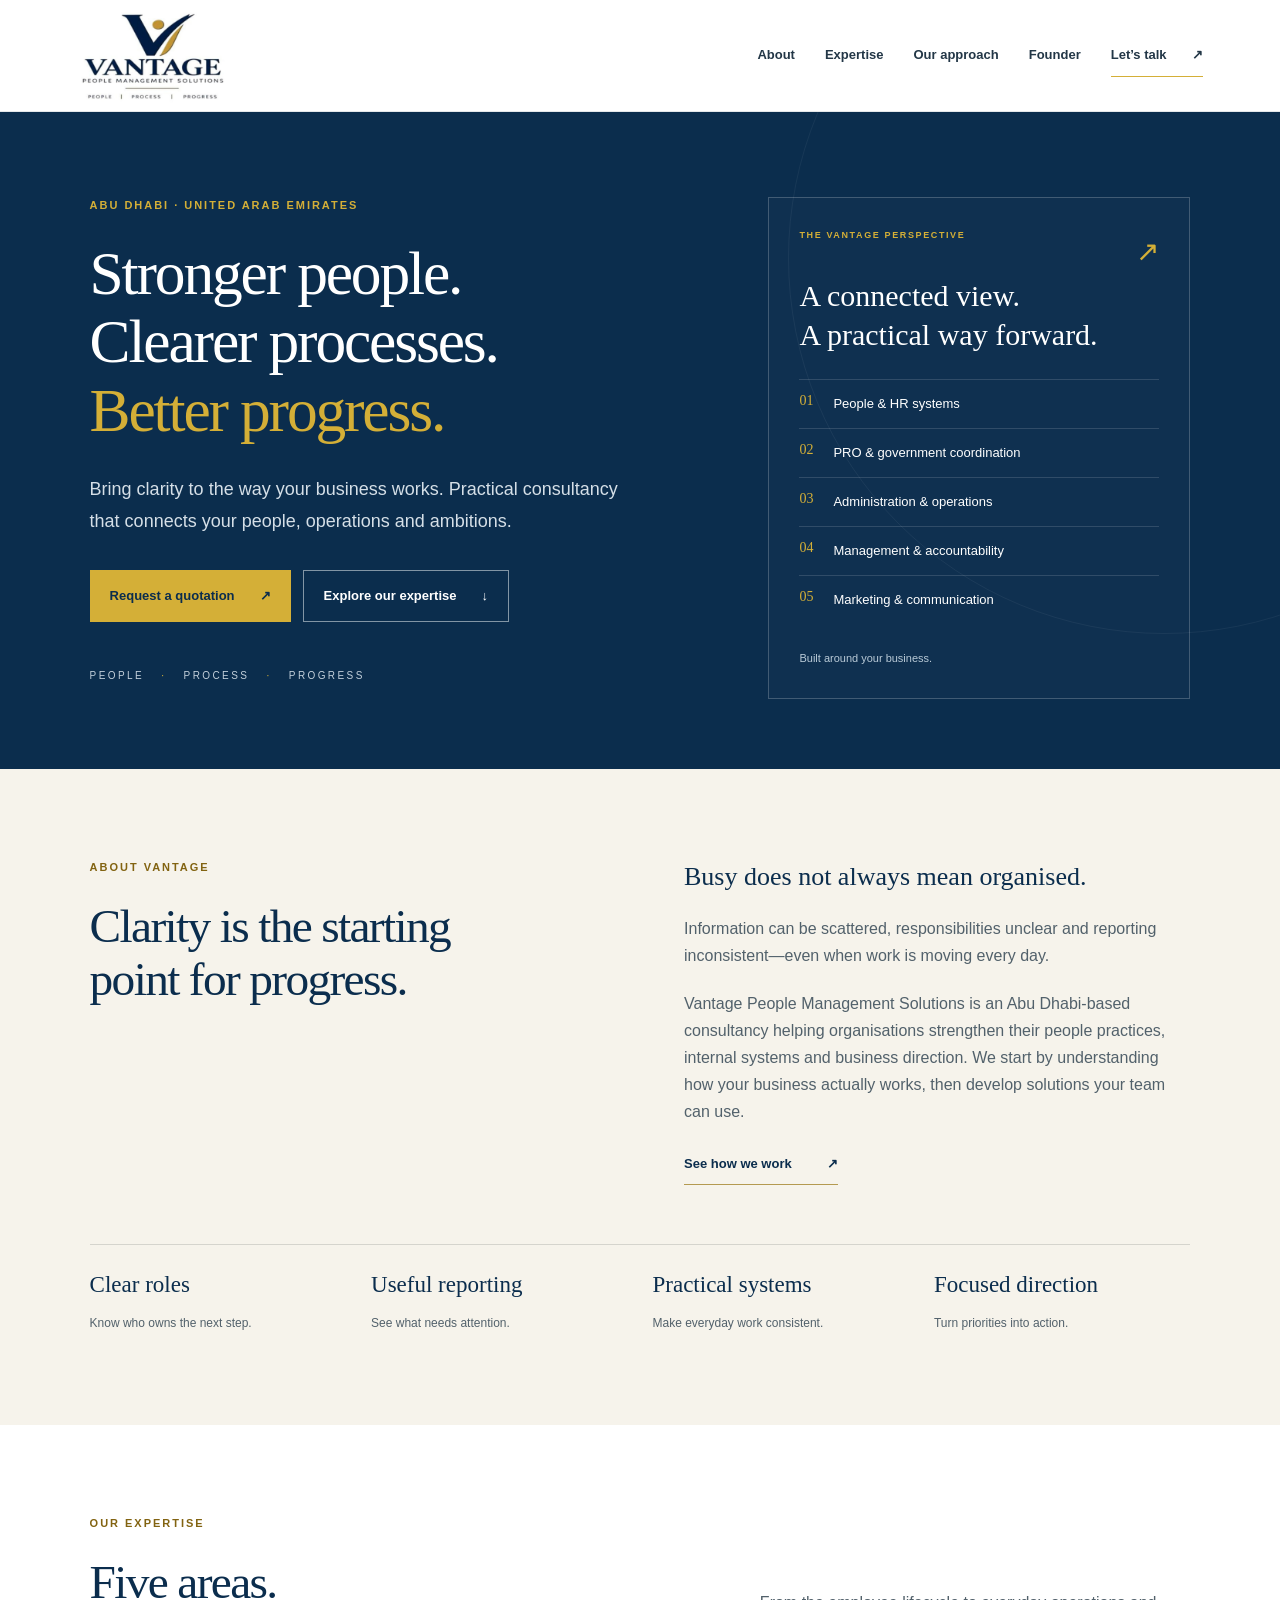
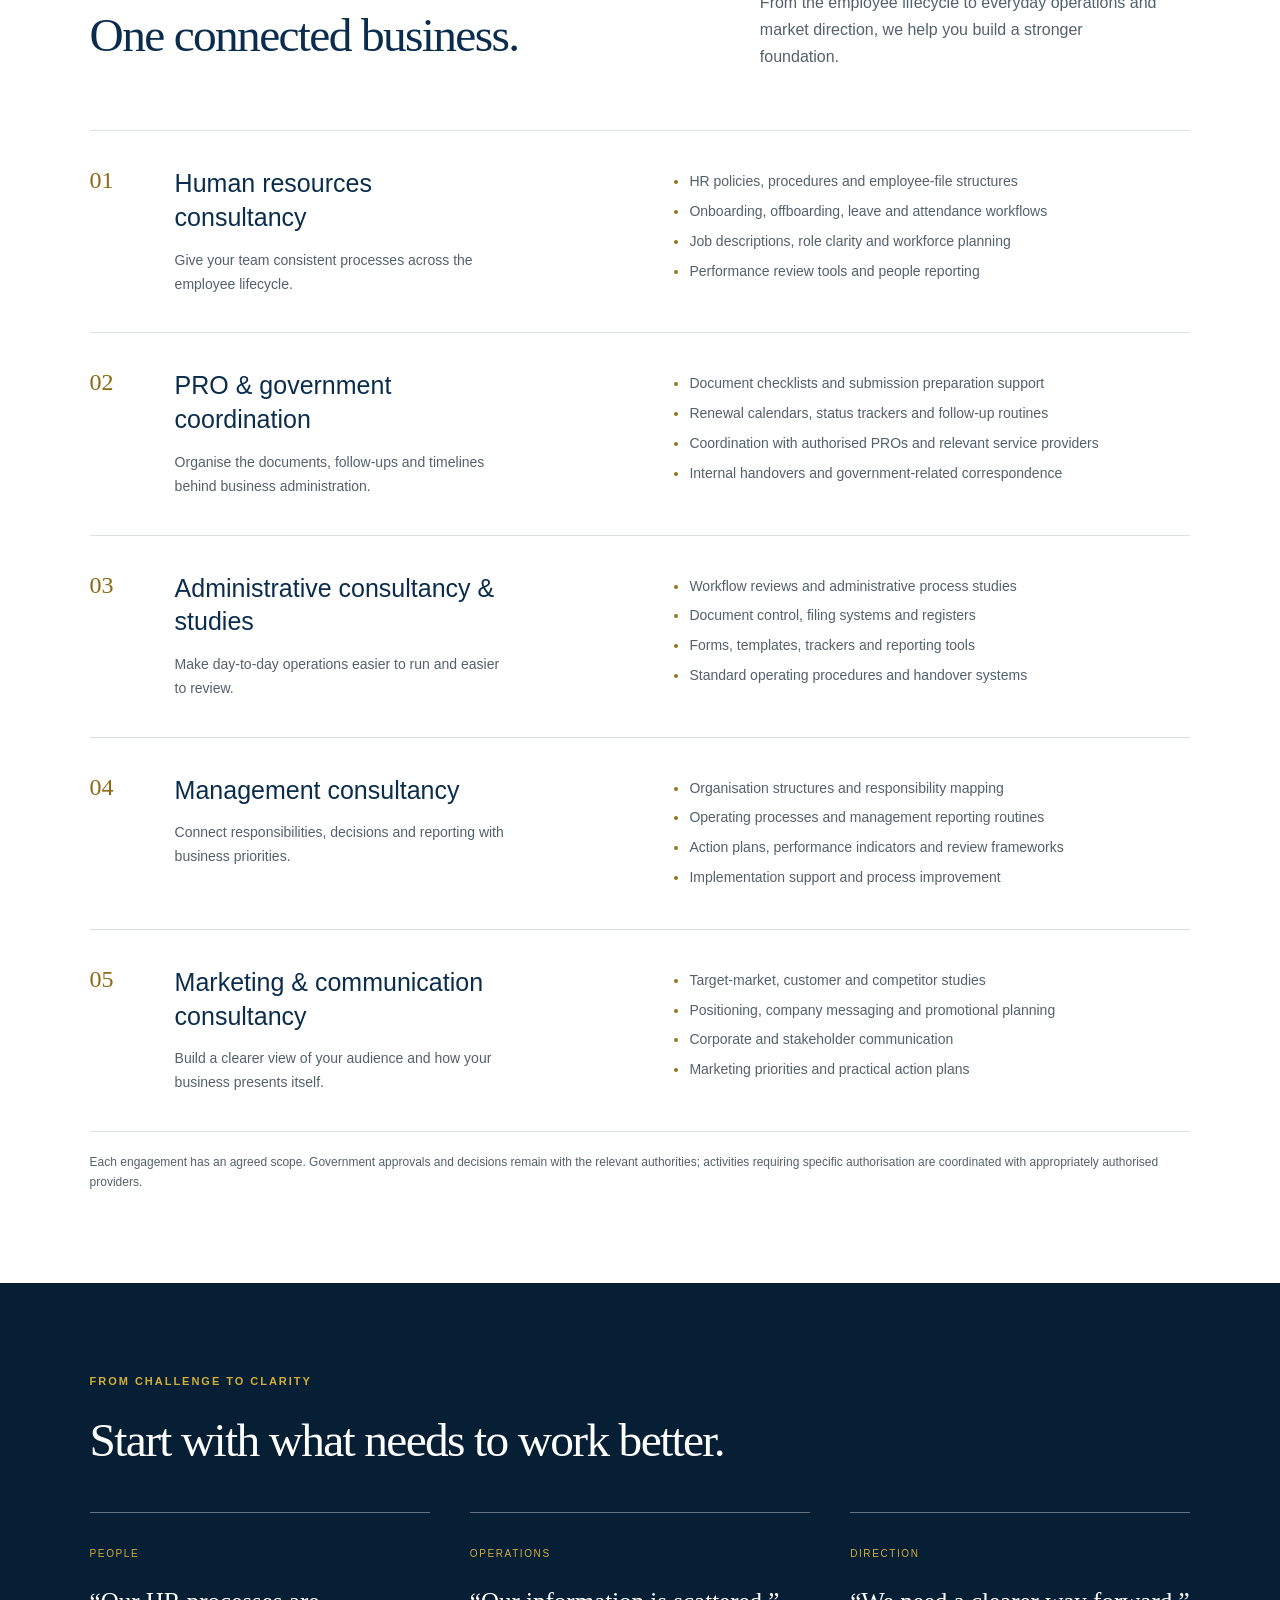
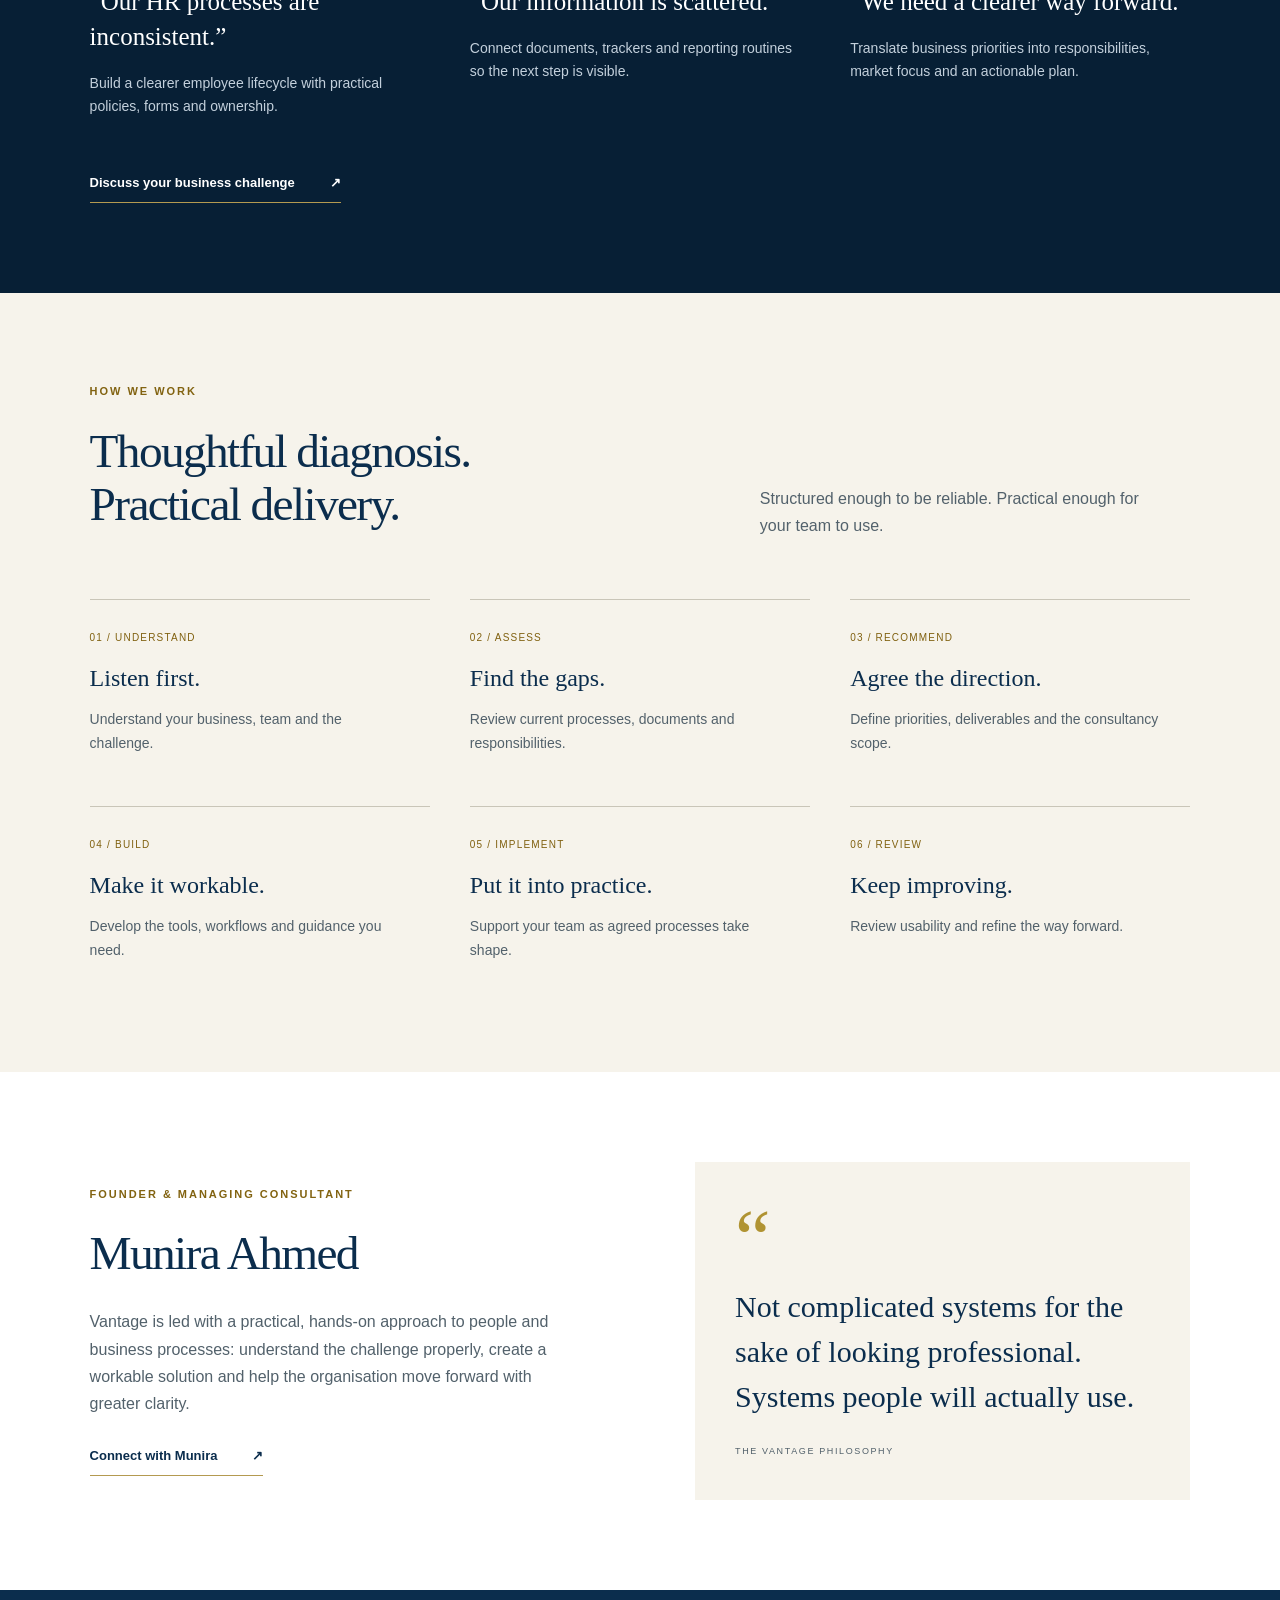
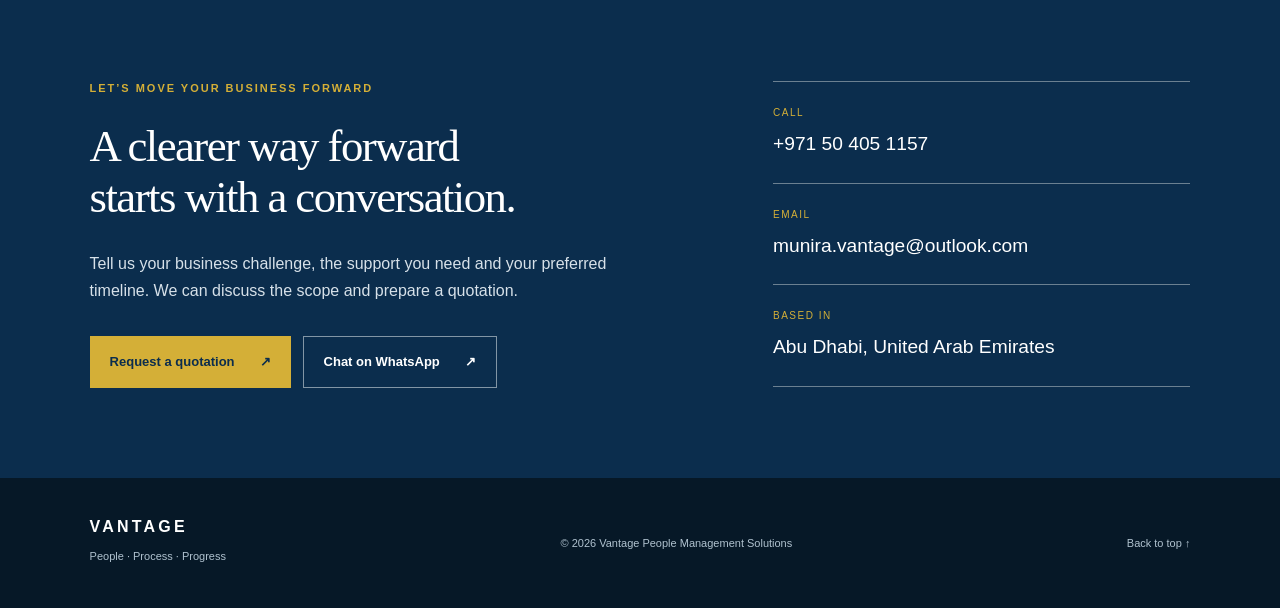
<file: index.html>
<!doctype html>
<html lang="en"><head><meta charset="utf-8"><meta name="viewport" content="width=device-width,initial-scale=1">
<title>Vantage | HR & Business Consultancy in Abu Dhabi</title><meta name="description" content="Vantage People Management Solutions in Abu Dhabi: practical HR, PRO coordination, administrative, management and marketing consultancy. Discuss your requirements."><meta name="theme-color" content="#0B2D4D"><meta name="robots" content="index,follow"><link rel="canonical" href="https://vantagepeopleuae.com/"><meta property="og:title" content="Vantage — People. Process. Progress."><meta property="og:description" content="Practical people and business consultancy in Abu Dhabi."><meta property="og:type" content="website"><meta property="og:url" content="https://vantagepeopleuae.com/"><meta property="og:image" content="https://vantagepeopleuae.com/logo.png"><link rel="icon" href="logo.png"><link rel="stylesheet" href="styles.css"><script src="script.js" defer></script><script type="application/ld+json">{"@context":"https://schema.org","@type":"Organization","name":"Vantage People Management Solutions","url":"https://vantagepeopleuae.com/","logo":"https://vantagepeopleuae.com/logo.png","telephone":"+971504051157","email":"munira.vantage@outlook.com","address":{"@type":"PostalAddress","addressLocality":"Abu Dhabi","addressCountry":"AE"}}</script></head>
<body><a class="skip" href="#main">Skip to content</a>
<header><a class="brand" href="#home" aria-label="Vantage home"><img src="logo.png" alt="Vantage People Management Solutions — People Process Progress" width="787" height="492"></a><button id="menu" aria-expanded="false" aria-controls="navigation" hidden>Menu <span aria-hidden="true">☰</span></button><nav id="navigation" aria-label="Main navigation"><a href="#about">About</a><a href="#services">Expertise</a><a href="#approach">Our approach</a><a href="#founder">Founder</a><a class="nav-cta" href="#contact">Let’s talk <span aria-hidden="true">↗</span></a></nav></header>
<main id="main"><section id="home" class="hero"><div class="hero-copy"><p class="eyebrow">ABU DHABI · UNITED ARAB EMIRATES</p><h1>Stronger people.<br>Clearer processes.<br><em>Better progress.</em></h1><p class="lead">Bring clarity to the way your business works. Practical consultancy that connects your people, operations and ambitions.</p><div class="buttons"><a class="button primary" href="#contact">Request a quotation <span aria-hidden="true">↗</span></a><a class="button secondary" href="#services">Explore our expertise <span aria-hidden="true">↓</span></a></div><p class="signature">PEOPLE <span>·</span> PROCESS <span>·</span> PROGRESS</p></div><aside class="hero-panel" aria-label="Our focus"><div class="panel-top"><span class="eyebrow">THE VANTAGE PERSPECTIVE</span><span aria-hidden="true">↗</span></div><p class="panel-title">A connected view.<br>A practical way forward.</p><ol><li><span>01</span>People & HR systems</li><li><span>02</span>PRO & government coordination</li><li><span>03</span>Administration & operations</li><li><span>04</span>Management & accountability</li><li><span>05</span>Marketing & communication</li></ol><p class="panel-foot">Built around your business.</p></aside></section>
<section id="about" class="about section"><div><p class="eyebrow">ABOUT VANTAGE</p><h2>Clarity is the starting<br>point for progress.</h2></div><div class="about-copy"><p class="large">Busy does not always mean organised.</p><p>Information can be scattered, responsibilities unclear and reporting inconsistent—even when work is moving every day.</p><p>Vantage People Management Solutions is an Abu Dhabi-based consultancy helping organisations strengthen their people practices, internal systems and business direction. We start by understanding how your business actually works, then develop solutions your team can use.</p><a class="text-link" href="#approach">See how we work <span aria-hidden="true">↗</span></a></div><div class="outcomes"><div><b>Clear roles</b><span>Know who owns the next step.</span></div><div><b>Useful reporting</b><span>See what needs attention.</span></div><div><b>Practical systems</b><span>Make everyday work consistent.</span></div><div><b>Focused direction</b><span>Turn priorities into action.</span></div></div></section>
<section id="services" class="section services"><div class="section-heading"><div><p class="eyebrow">OUR EXPERTISE</p><h2>Five areas.<br>One connected business.</h2></div><p>From the employee lifecycle to everyday operations and market direction, we help you build a stronger foundation.</p></div><div class="service-list">
<article><span class="number">01</span><div><h3>Human resources consultancy</h3><p>Give your team consistent processes across the employee lifecycle.</p></div><ul><li>HR policies, procedures and employee-file structures</li><li>Onboarding, offboarding, leave and attendance workflows</li><li>Job descriptions, role clarity and workforce planning</li><li>Performance review tools and people reporting</li></ul></article>
<article><span class="number">02</span><div><h3>PRO & government coordination</h3><p>Organise the documents, follow-ups and timelines behind business administration.</p></div><ul><li>Document checklists and submission preparation support</li><li>Renewal calendars, status trackers and follow-up routines</li><li>Coordination with authorised PROs and relevant service providers</li><li>Internal handovers and government-related correspondence</li></ul></article>
<article><span class="number">03</span><div><h3>Administrative consultancy & studies</h3><p>Make day-to-day operations easier to run and easier to review.</p></div><ul><li>Workflow reviews and administrative process studies</li><li>Document control, filing systems and registers</li><li>Forms, templates, trackers and reporting tools</li><li>Standard operating procedures and handover systems</li></ul></article>
<article><span class="number">04</span><div><h3>Management consultancy</h3><p>Connect responsibilities, decisions and reporting with business priorities.</p></div><ul><li>Organisation structures and responsibility mapping</li><li>Operating processes and management reporting routines</li><li>Action plans, performance indicators and review frameworks</li><li>Implementation support and process improvement</li></ul></article>
<article><span class="number">05</span><div><h3>Marketing & communication consultancy</h3><p>Build a clearer view of your audience and how your business presents itself.</p></div><ul><li>Target-market, customer and competitor studies</li><li>Positioning, company messaging and promotional planning</li><li>Corporate and stakeholder communication</li><li>Marketing priorities and practical action plans</li></ul></article></div><p class="scope-note">Each engagement has an agreed scope. Government approvals and decisions remain with the relevant authorities; activities requiring specific authorisation are coordinated with appropriately authorised providers.</p></section>
<section class="dark section"><p class="eyebrow">FROM CHALLENGE TO CLARITY</p><h2>Start with what needs to work better.</h2><div class="problems"><article><span>PEOPLE</span><h3>“Our HR processes are inconsistent.”</h3><p>Build a clearer employee lifecycle with practical policies, forms and ownership.</p></article><article><span>OPERATIONS</span><h3>“Our information is scattered.”</h3><p>Connect documents, trackers and reporting routines so the next step is visible.</p></article><article><span>DIRECTION</span><h3>“We need a clearer way forward.”</h3><p>Translate business priorities into responsibilities, market focus and an actionable plan.</p></article></div><a class="text-link light" href="#contact">Discuss your business challenge <span aria-hidden="true">↗</span></a></section>
<section id="approach" class="section approach"><div class="section-heading"><div><p class="eyebrow">HOW WE WORK</p><h2>Thoughtful diagnosis.<br>Practical delivery.</h2></div><p>Structured enough to be reliable. Practical enough for your team to use.</p></div><ol class="steps"><li><span>01 / UNDERSTAND</span><h3>Listen first.</h3><p>Understand your business, team and the challenge.</p></li><li><span>02 / ASSESS</span><h3>Find the gaps.</h3><p>Review current processes, documents and responsibilities.</p></li><li><span>03 / RECOMMEND</span><h3>Agree the direction.</h3><p>Define priorities, deliverables and the consultancy scope.</p></li><li><span>04 / BUILD</span><h3>Make it workable.</h3><p>Develop the tools, workflows and guidance you need.</p></li><li><span>05 / IMPLEMENT</span><h3>Put it into practice.</h3><p>Support your team as agreed processes take shape.</p></li><li><span>06 / REVIEW</span><h3>Keep improving.</h3><p>Review usability and refine the way forward.</p></li></ol></section>
<section id="founder" class="section founder"><div><p class="eyebrow">FOUNDER & MANAGING CONSULTANT</p><h2>Munira Ahmed</h2><p>Vantage is led with a practical, hands-on approach to people and business processes: understand the challenge properly, create a workable solution and help the organisation move forward with greater clarity.</p><a class="text-link" href="#contact">Connect with Munira <span aria-hidden="true">↗</span></a></div><figure><span class="quote-mark" aria-hidden="true">“</span><blockquote>Not complicated systems for the sake of looking professional. Systems people will actually use.</blockquote><figcaption>THE VANTAGE PHILOSOPHY</figcaption></figure></section>
<section id="contact" class="section contact"><div><p class="eyebrow">LET’S MOVE YOUR BUSINESS FORWARD</p><h2>A clearer way forward<br>starts with a conversation.</h2><p>Tell us your business challenge, the support you need and your preferred timeline. We can discuss the scope and prepare a quotation.</p><div class="buttons"><a class="button primary" href="mailto:munira.vantage@outlook.com?subject=Quotation%20request%20%E2%80%94%20Vantage&body=Hello%20Vantage%2C%0A%0AI%20would%20like%20a%20quotation.%0ACompany%3A%0ASupport%20required%3A%0APreferred%20timeline%3A%0AContact%20number%3A">Request a quotation <span aria-hidden="true">↗</span></a><a class="button secondary" href="https://wa.me/971504051157?text=Hello%20Vantage%2C%20I%20would%20like%20to%20discuss%20a%20business%20consultancy%20requirement.">Chat on WhatsApp <span aria-hidden="true">↗</span></a></div></div><address><a href="tel:+971504051157"><span>CALL</span>+971 50 405 1157</a><a href="mailto:munira.vantage@outlook.com"><span>EMAIL</span>munira.vantage@outlook.com</a><p><span>BASED IN</span>Abu Dhabi, United Arab Emirates</p></address></section></main>
<footer><div><b>VANTAGE</b><p>People · Process · Progress</p></div><p>© <span id="year">2026</span> Vantage People Management Solutions</p><a href="#home">Back to top ↑</a></footer></body></html>
</file>
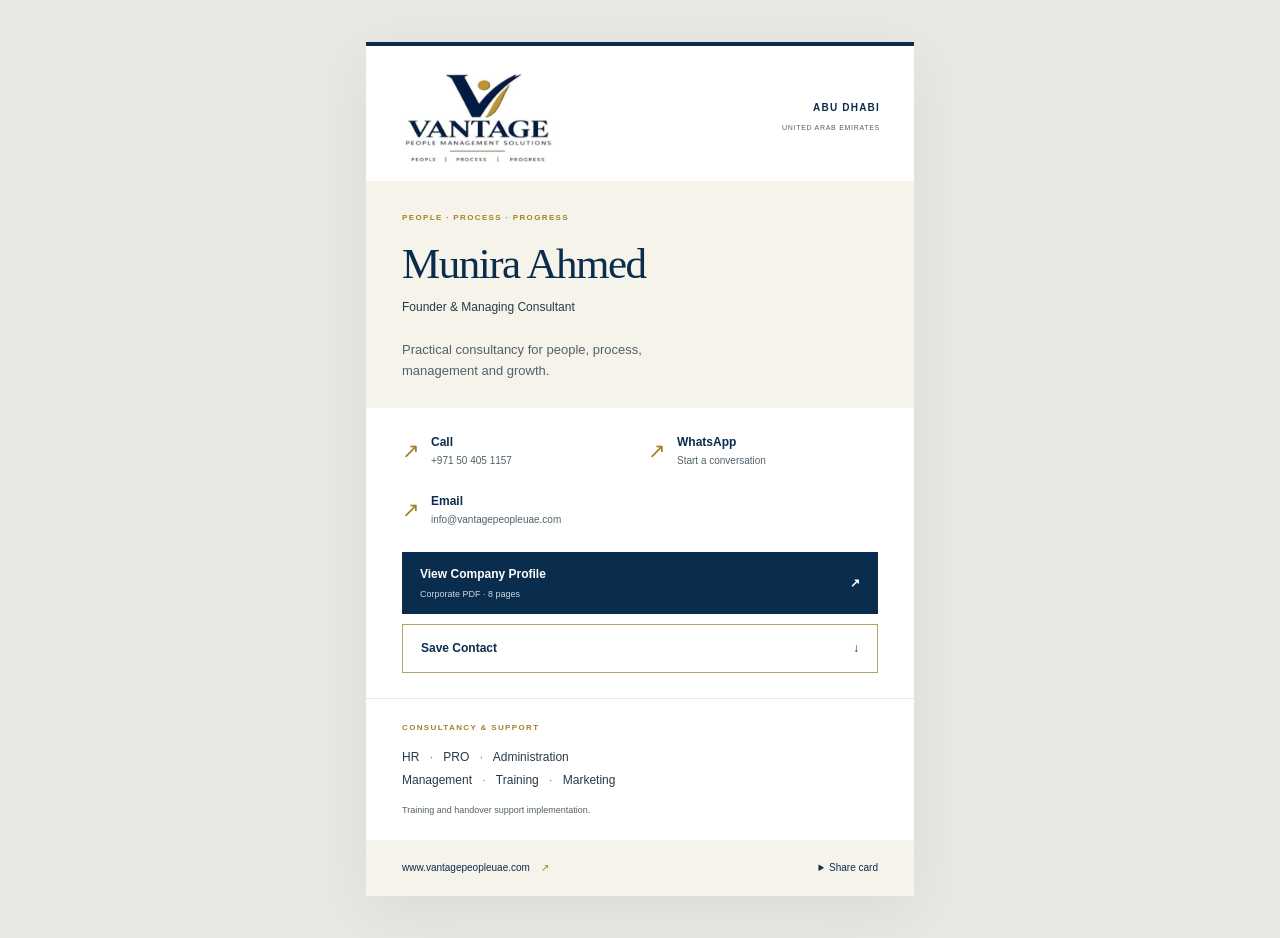
<file: card/index.html>
<!doctype html>
<html lang="en"><head><meta charset="utf-8"><meta name="viewport" content="width=device-width,initial-scale=1"><title>Munira Ahmed | Vantage</title><meta name="description" content="Munira Ahmed, Founder & Managing Consultant. Connect with Vantage People Management Solutions in Abu Dhabi."><meta name="theme-color" content="#0B2D4D"><meta name="robots" content="noindex,nofollow"><link rel="canonical" href="https://www.vantagepeopleuae.com/card"><link rel="icon" href="../vantage-logo.png"><link rel="stylesheet" href="../card.css"><script src="../card.js" defer></script></head>
<body><main class="card">
<header class="masthead"><a href="https://www.vantagepeopleuae.com" aria-label="Vantage website"><img src="../vantage-logo.png" alt="Vantage People Management Solutions" width="787" height="492"></a><p>ABU DHABI<br><span>UNITED ARAB EMIRATES</span></p></header>
<section class="identity"><p class="eyebrow">PEOPLE · PROCESS · PROGRESS</p><h1>Munira Ahmed</h1><p class="role">Founder &amp; Managing Consultant</p><p class="intro">Practical consultancy for people, process,<br class="desktop"> management and growth.</p></section>
<nav class="contact" aria-label="Contact Munira"><a href="tel:+971504051157"><span class="icon" aria-hidden="true">↗</span><span>Call<small>+971 50 405 1157</small></span></a><a href="https://wa.me/971504051157?text=Hello%20Munira%2C%20I%20would%20like%20to%20discuss%20Vantage%27s%20consultancy%20services."><span class="icon" aria-hidden="true">↗</span><span>WhatsApp<small>Start a conversation</small></span></a><a class="email" href="mailto:info@vantagepeopleuae.com"><span class="icon" aria-hidden="true">↗</span><span>Email<small>info@vantagepeopleuae.com</small></span></a></nav>
<div class="buttons"><a class="profile" href="../vantage-company-profile.pdf" target="_blank" rel="noopener"><span>View Company Profile<small>Corporate PDF · 8 pages</small></span><span aria-hidden="true">↗</span></a><a class="save" href="../munira-ahmed.vcf" download="Munira-Ahmed-Vantage.vcf">Save Contact <span aria-hidden="true">↓</span></a></div>
<section class="expertise" aria-label="Consultancy and support"><p class="eyebrow">CONSULTANCY &amp; SUPPORT</p><p>HR <span>·</span> PRO <span>·</span> Administration<br>Management <span>·</span> Training <span>·</span> Marketing</p><small>Training and handover support implementation.</small></section>
<footer><a class="website" href="https://www.vantagepeopleuae.com">www.vantagepeopleuae.com <span aria-hidden="true">↗</span></a><details><summary>Share card</summary><div class="share-content"><img src="../vantage-card-qr.svg" alt="Scan to open Vantage's digital card" width="144" height="144"><a href="https://www.vantagepeopleuae.com/card">www.vantagepeopleuae.com/card</a><button id="share-button" hidden>Share link</button><p id="share-status" role="status"></p></div></details></footer>
</main></body></html>
</file>
<file: styles.css>
:root{--navy:#0B2D4D;--gold:#D4AF37;--ivory:#F6F3EB;--ink:#233747;--muted:#52616b}*{box-sizing:border-box}html{scroll-behavior:smooth;scroll-padding-top:120px}body{margin:0;color:var(--ink);background:#fff;font:16px/1.7 Arial,Helvetica,sans-serif}a{color:inherit}a,button{-webkit-tap-highlight-color:transparent}a:focus-visible,button:focus-visible{outline:3px solid #9b7711;outline-offset:5px}button{font:inherit}img{max-width:100%}.skip{position:fixed;top:-100px;left:20px;padding:12px;background:white;z-index:50}.skip:focus{top:10px}header{height:112px;padding:10px 6%;display:flex;align-items:center;justify-content:space-between;gap:30px;background:#fff;position:sticky;top:0;z-index:10;border-bottom:1px solid #e4e7e9}.brand{width:152px;flex-shrink:0;line-height:0}.brand img{width:100%;height:auto}nav{display:flex;gap:30px;align-items:center}nav a{text-decoration:none;font-size:13px;font-weight:700;padding:10px 0}nav a:hover{color:#8a6910}.nav-cta{border-bottom:1px solid var(--gold)}.nav-cta span{margin-left:22px}#menu{border:1px solid #c4cbd0;background:white;color:var(--navy);padding:9px 12px}.hero{background:var(--navy);color:white;padding:85px 7% 70px;display:grid;grid-template-columns:1.4fr 1fr;gap:8%;position:relative;overflow:hidden}.hero:before{content:"";position:absolute;right:-260px;top:-230px;width:750px;height:750px;border:1px solid #ffffff0d;border-radius:50%;pointer-events:none}.hero-copy,.hero-panel{position:relative}.eyebrow{font-size:11px;font-weight:700;letter-spacing:.18em;line-height:1.6;margin:0 0 24px;color:#826311}.hero .eyebrow,.dark .eyebrow,.contact .eyebrow{color:var(--gold)}h1,h2{font-family:Georgia,'Times New Roman',serif;font-weight:400;letter-spacing:-.035em;line-height:1.12;margin:0 0 28px;color:var(--navy)}h1{font-size:clamp(45px,4.8vw,72px);color:white}h1 em{color:var(--gold);font-style:normal}h2{font-size:clamp(35px,3.7vw,54px)}h3{line-height:1.35;color:var(--navy);font-size:22px;font-weight:400;margin:0 0 14px}p{margin:0 0 20px}.lead{font-size:18px;max-width:540px;color:#d5dfe7;line-height:1.8}.buttons{display:flex;flex-wrap:wrap;gap:12px;margin:32px 0}.button{display:inline-flex;align-items:center;justify-content:space-between;gap:25px;padding:14px 20px;text-decoration:none;font-size:13px;font-weight:700;min-height:50px;transition:background .2s}.primary{background:var(--gold);color:var(--navy)}.primary:hover{background:#e3c457}.secondary{border:1px solid #8295a5;color:white}.secondary:hover{background:#ffffff12}.signature{font-size:10px;letter-spacing:.24em;color:#c3d0db;margin:45px 0 0}.signature span{color:var(--gold);margin:0 12px}.hero-panel{align-self:center;border:1px solid #ffffff35;padding:30px;background:#ffffff04}.panel-top{display:flex;justify-content:space-between;gap:15px}.panel-top .eyebrow{font-size:9px}.panel-top>span:last-child{color:var(--gold);font-size:28px}.panel-title{font:30px/1.3 Georgia;color:#fff}.hero-panel ol{list-style:none;padding:0;margin:25px 0}.hero-panel li{padding:13px 0;border-top:1px solid #ffffff23;font-size:13px;display:flex;gap:20px}.hero-panel li span{font:14px Georgia;color:var(--gold)}.panel-foot{font-size:11px;color:#b9cad7;margin:0}.section{padding:90px 7%}.about{background:var(--ivory);display:grid;grid-template-columns:1fr 1fr;gap:35px 8%}.about-copy{color:var(--muted)}.large{font:26px/1.4 Georgia;color:var(--navy)}.text-link{display:inline-flex;align-items:center;gap:35px;font-size:13px;font-weight:700;text-decoration:none;border-bottom:1px solid #b49a50;padding:8px 0;color:var(--navy)}.outcomes{grid-column:1/-1;display:grid;grid-template-columns:repeat(4,1fr);border-top:1px solid #d5d4cd;margin-top:24px;padding-top:27px;gap:25px}.outcomes b{font:23px Georgia;color:var(--navy);display:block;margin-bottom:10px}.outcomes span{font-size:12px;color:var(--muted)}.section-heading{display:grid;grid-template-columns:1.25fr 1fr;gap:12%;align-items:end;margin-bottom:40px}.section-heading>p{color:var(--muted);max-width:400px}.service-list article{display:grid;grid-template-columns:60px 1fr 1.1fr;gap:25px;padding:36px 0;border-top:1px solid #dce1e4}.number{font:24px Georgia;color:#8a6a12}.service-list h3{font-size:25px;max-width:330px}.service-list p{color:var(--muted);font-size:14px;max-width:340px;margin:0}.service-list ul{margin:0;padding-left:18px;color:var(--muted);font-size:14px}.service-list li{padding:3px 0}.service-list li::marker{color:#967419}.scope-note{font-size:12px;color:var(--muted);border-top:1px solid #dce1e4;padding-top:20px;margin:0}.dark{background:#071f35;color:#c3d0dc}.dark h2,.contact h2{color:white;max-width:700px}.problems{display:grid;grid-template-columns:repeat(3,1fr);gap:40px;margin:45px 0 25px}.problems article{border-top:1px solid #637280;padding-top:25px}.problems span{font-size:10px;letter-spacing:.16em;color:var(--gold)}.problems h3{color:white;font:25px/1.4 Georgia;margin:18px 0}.problems p{font-size:14px}.light{color:white}.approach{background:var(--ivory)}.steps{list-style:none;padding:0;display:grid;grid-template-columns:repeat(3,1fr);gap:30px 40px;margin:0}.steps li{border-top:1px solid #c9c5b8;padding-top:22px}.steps span{font-size:10px;letter-spacing:.12em;color:#806110}.steps h3{font:24px Georgia;margin:16px 0}.steps p{font-size:14px;color:var(--muted);max-width:310px}.founder{display:grid;grid-template-columns:1fr 1fr;gap:10%;align-items:center}.founder p:not(.eyebrow){color:var(--muted)}figure{margin:0;background:var(--ivory);padding:40px}.quote-mark{font:80px/.9 Georgia;color:#b09332}blockquote{margin:10px 0 25px;font:30px/1.5 Georgia;color:var(--navy)}figcaption{font-size:9px;letter-spacing:.18em;color:var(--muted)}.contact{background:var(--navy);color:#d7e1e9;display:grid;grid-template-columns:1.4fr 1fr;gap:9%;align-items:center}.contact h2{font-size:clamp(35px,3.5vw,50px)}.contact p{max-width:550px}.contact .buttons{margin-bottom:0}address{font-style:normal;border-top:1px solid #6b8091}address a,address p{display:block;border-bottom:1px solid #6b8091;padding:22px 0;margin:0;color:#fff;text-decoration:none;font-size:clamp(14px,1.5vw,20px);overflow-wrap:anywhere}address span{display:block;color:var(--gold);font-size:10px;letter-spacing:.15em;margin-bottom:7px}address a:hover{text-decoration:underline}footer{padding:35px 7%;background:#061827;color:#b0c2cf;display:flex;justify-content:space-between;align-items:center;gap:25px;font-size:11px}footer b{color:#fff;letter-spacing:.2em;font-size:16px}footer p{margin:7px 0}footer a{text-decoration:none;padding:10px 0}section{scroll-margin-top:0}@media(min-width:1600px){.hero,.section,header,footer{padding-left:max(7%,calc((100vw - 1380px)/2));padding-right:max(7%,calc((100vw - 1380px)/2))}}@media(max-width:1000px){nav{gap:18px}.hero{gap:5%;grid-template-columns:1.2fr 1fr}.hero-panel{padding:23px}.hero h1{font-size:50px}.service-list article{grid-template-columns:35px 1fr 1fr;gap:20px}.contact{grid-template-columns:1.2fr 1fr;gap:6%}}@media(max-width:760px){html{scroll-padding-top:96px}header{height:96px;padding:8px 5%}.brand{width:125px}body.js #menu{display:block}nav{flex-wrap:wrap;gap:7px 15px}nav a{font-size:11px}body.js nav{display:none;position:absolute;top:96px;left:0;right:0;padding:20px 5%;background:white;border-bottom:1px solid #dce1e4;flex-direction:column;align-items:stretch;gap:5px}body.js nav.open{display:flex}body.js nav a{font-size:15px;padding:12px}.hero{grid-template-columns:1fr;padding:55px 6%;gap:40px}.hero h1{font-size:clamp(39px,8vw,58px)}.hero-panel{max-width:100%;width:100%}.section{padding:60px 6%}.about,.section-heading,.founder,.contact{grid-template-columns:1fr;gap:30px}.outcomes{grid-template-columns:1fr 1fr;gap:25px}.section-heading{margin-bottom:25px}.section-heading h2{margin-bottom:0}.service-list article{grid-template-columns:30px 1fr;gap:15px;padding:28px 0}.service-list ul{grid-column:2}.problems{grid-template-columns:1fr;gap:20px;margin:30px 0}.steps{grid-template-columns:1fr 1fr;gap:25px}.founder figure{padding:28px}blockquote{font-size:26px}.contact address{margin-top:10px}footer{flex-direction:column;align-items:flex-start;padding:30px 6%;gap:12px}.signature{letter-spacing:.16em}.signature span{margin:0 8px}}@media(max-width:400px){.buttons{flex-direction:column}.button{width:100%}.steps{grid-template-columns:1fr}body:not(.js) header{height:auto;flex-direction:column}}@media(prefers-reduced-motion:reduce){html{scroll-behavior:auto}*{transition:none!important}}

/* Mobile menu control is displayed only at the mobile breakpoint. */
@media(min-width:761px){#menu{display:none}}
</file>
<file: card.css>
:root{--navy:#0b2d4d;--gold:#a38127;--ivory:#f6f3eb;--ink:#293a47;--muted:#52616b}*{box-sizing:border-box}body{margin:0;padding:42px 20px;background:#e9e8e4;font:14px/1.6 Arial,Helvetica,sans-serif;color:var(--navy)}a{color:inherit}a:focus-visible,summary:focus-visible,button:focus-visible{outline:3px solid #a38127;outline-offset:4px}.card{max-width:548px;margin:auto;background:#fff;box-shadow:0 16px 60px #0b2d4d12;border-top:4px solid var(--navy)}.masthead{padding:22px 34px 15px;display:flex;align-items:center;justify-content:space-between;gap:20px}.masthead a{width:157px;line-height:0;display:block}.masthead img{width:100%;height:auto}.masthead p{font-size:10px;font-weight:bold;letter-spacing:.12em;text-align:right;line-height:1.9;margin:0}.masthead p span{font-size:7px;font-weight:normal;letter-spacing:.1em;color:var(--muted)}.identity{background:var(--ivory);padding:31px 36px 27px}.eyebrow{font-size:8px;font-weight:bold;letter-spacing:.17em;color:var(--gold);margin:0 0 14px}h1{font:400 43px/1.15 Georgia,serif;letter-spacing:-.035em;margin:0 0 10px}.role{font-size:12px;margin:0;color:var(--ink)}.intro{font-size:13px;line-height:1.65;color:var(--muted);margin:21px 0 0}.contact{display:grid;grid-template-columns:1fr 1fr;padding:21px 36px 7px;gap:16px}.contact a{display:flex;align-items:center;gap:11px;text-decoration:none;font-size:12px;font-weight:bold;min-height:43px}.contact a:hover span:not(.icon){text-decoration:underline}.icon{font-size:21px;color:var(--gold);font-weight:normal}.contact small{display:block;font-size:10px;font-weight:normal;color:var(--muted)}.contact .email{grid-column:1/-1}.buttons{padding:14px 36px 25px;display:grid;gap:10px}.profile,.save{display:flex;justify-content:space-between;align-items:center;text-decoration:none;min-height:49px;padding:13px 18px;font-size:12px;font-weight:bold}.profile{background:var(--navy);color:#fff}.profile:hover{background:#16456b}.profile small{display:block;font-size:9px;font-weight:normal;color:#c9d6e2;margin-top:2px}.save{border:1px solid #b3a16a;color:var(--navy);background:#fff}.save:hover{background:var(--ivory)}.expertise{padding:23px 36px;border-top:1px solid #e7e7e2}.expertise .eyebrow{margin-bottom:11px}.expertise>p:not(.eyebrow){font-size:12px;line-height:1.95;margin:0;color:var(--ink)}.expertise span{color:var(--gold);margin:0 7px}.expertise>small{display:block;margin-top:10px;font-size:9px;color:var(--muted)}footer{display:flex;justify-content:space-between;align-items:flex-start;gap:20px;padding:20px 36px;background:var(--ivory);font-size:10px}.website{text-decoration:none}.website:hover{text-decoration:underline}.website span{margin-left:8px;color:var(--gold)}details{position:relative}summary{cursor:pointer;white-space:nowrap}.share-content{position:absolute;right:0;bottom:28px;width:240px;background:#fff;padding:17px;box-shadow:0 4px 35px #0002;text-align:center;z-index:2}.share-content img{display:block;margin:auto}.share-content a{font-size:10px;overflow-wrap:anywhere}.share-content button{display:block;margin:14px auto 0;border:1px solid var(--navy);background:white;padding:8px 18px;color:var(--navy);cursor:pointer}.share-content p{font-size:10px}@media(max-width:480px){body{padding:14px 10px}.masthead{padding:16px 22px 12px}.masthead a{width:136px}.identity{padding:26px 25px}.contact{padding:18px 25px 5px;gap:12px 15px}.buttons{padding:12px 25px 23px}.expertise{padding:21px 25px}footer{padding:19px 25px;gap:10px}h1{font-size:38px}.masthead p{font-size:9px}.masthead p span{font-size:6px}.desktop{display:none}}@media(max-width:350px){h1{font-size:33px}.masthead{gap:10px}.masthead a{width:120px}.masthead p{font-size:8px}footer{flex-wrap:wrap}}
</file>
